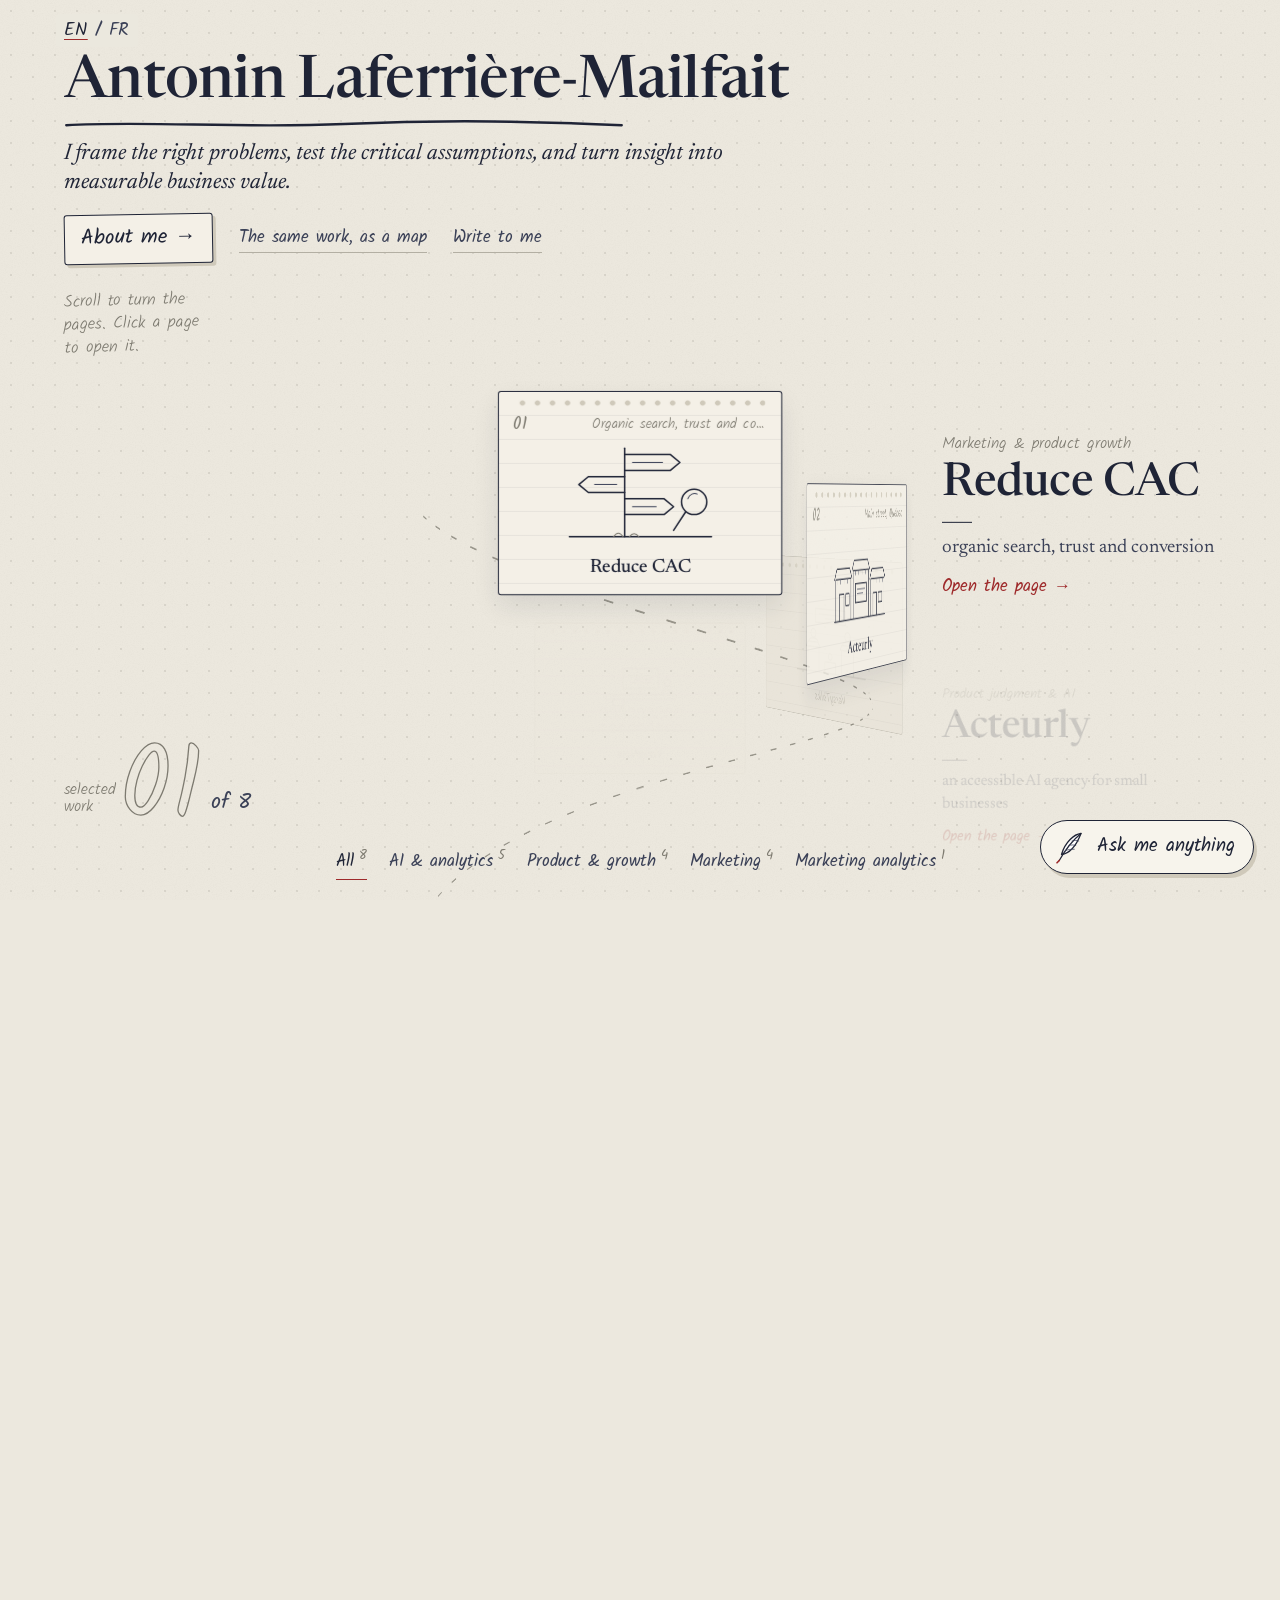
<file: index.html>
<!doctype html>
<html lang="en">
<head>
  <meta charset="utf-8">
  <meta name="viewport" content="width=device-width, initial-scale=1">
  <title>Antonin Laferrière-Mailfait</title>
  <meta name="description" content="I frame the right problems, test the critical assumptions, and turn insight into measurable business value. A field notebook of the products and ventures I've worked on: GLRlight, Acteurly, VersyTalks, VersyNow.">
  <meta property="og:title" content="Antonin Laferrière-Mailfait">
  <meta property="og:description" content="I frame the right problems, test the critical assumptions, and turn insight into measurable business value.">
  <meta property="og:type" content="website">
  <meta property="og:url" content="https://antoninlaf.github.io/">
  <meta property="og:image" content="https://antoninlaf.github.io/assets/og.png">
  <meta property="og:image:width" content="1200">
  <meta property="og:image:height" content="630">
  <meta property="og:image:alt" content="Antonin Laferrière-Mailfait: a field notebook of products and decisions">
  <meta name="twitter:card" content="summary_large_image">
  <meta name="twitter:image" content="https://antoninlaf.github.io/assets/og.png">
  <link rel="icon" href="assets/favicon.svg" type="image/svg+xml">
  <link rel="preload" href="assets/fonts/newsreader-latin-opsz-normal.woff2" as="font" type="font/woff2" crossorigin>
  <link rel="preload" href="assets/fonts/kalam-latin-300-normal.woff2" as="font" type="font/woff2" crossorigin>
  <link rel="stylesheet" href="css/fonts.css">
  <link rel="stylesheet" href="css/ink.css">
</head>
<body>
  <svg width="0" height="0" style="position:absolute" aria-hidden="true">
    <filter id="paper-grain" x="0" y="0" width="100%" height="100%">
      <feTurbulence type="fractalNoise" baseFrequency="0.9" numOctaves="2" seed="7" stitchTiles="stitch"/>
      <feColorMatrix type="saturate" values="0"/>
      <feComponentTransfer><feFuncA type="table" tableValues="0 0 0.06 0.08"/></feComponentTransfer>
    </filter>
    <filter id="ink-bleed" x="-5%" y="-5%" width="110%" height="110%">
      <feTurbulence type="fractalNoise" baseFrequency="1.4" numOctaves="1" seed="3" result="n"/>
      <feDisplacementMap in="SourceGraphic" in2="n" scale="0.9"/>
    </filter>
  </svg>

  <div class="grain" aria-hidden="true"></div>

  <header class="topbar" id="topbar">
    <a class="back" href="#/" id="back-link" hidden></a>
    <div class="topbar-right">
      <button class="lang" id="lang-toggle" type="button" aria-label="Switch language"></button>
    </div>
  </header>

  <main id="sheet-host"></main>

  <div class="quill-wrap" id="quill-wrap">
    <span class="quill-callout" id="quill-callout" hidden></span>
    <button class="quill" id="ask-tab" type="button">
      <svg class="quill-icon" viewBox="0 0 48 48" aria-hidden="true">
        <path class="vane" d="M40 6 C31 7 19 17 14 34 C23 33 33 24 40 6 Z"/>
        <path class="spine" d="M40 6 C30 14 20 26 11 42"/>
        <path class="barb" d="M24 22 C27 21 30 21 33 22 M19 29 C23 27 27 27 31 27 M28 16 C31 15 34 15 37 16"/>
        <path class="nib" d="M11 42 L8 45"/>
      </svg>
      <span class="quill-label" data-i18n="ask.tab"></span>
    </button>
  </div>
  <div class="ask-veil" id="ask-veil" hidden></div>
  <aside class="ask-panel" id="ask-panel" aria-hidden="true" role="dialog" aria-labelledby="ask-title">
    <div class="ask-head">
      <svg class="ask-head-icon" viewBox="0 0 48 48" aria-hidden="true">
        <path class="vane" d="M40 6 C31 7 19 17 14 34 C23 33 33 24 40 6 Z"/>
        <path class="spine" d="M40 6 C30 14 20 26 11 42"/>
      </svg>
      <span class="ask-title" id="ask-title" data-i18n="ask.title"></span>
      <button class="ask-close" id="ask-close" type="button" aria-label="Close">×</button>
    </div>
    <div class="ask-body" id="ask-body"></div>
  </aside>

  <script type="module" src="js/app.js"></script>
</body>
</html>
</file>
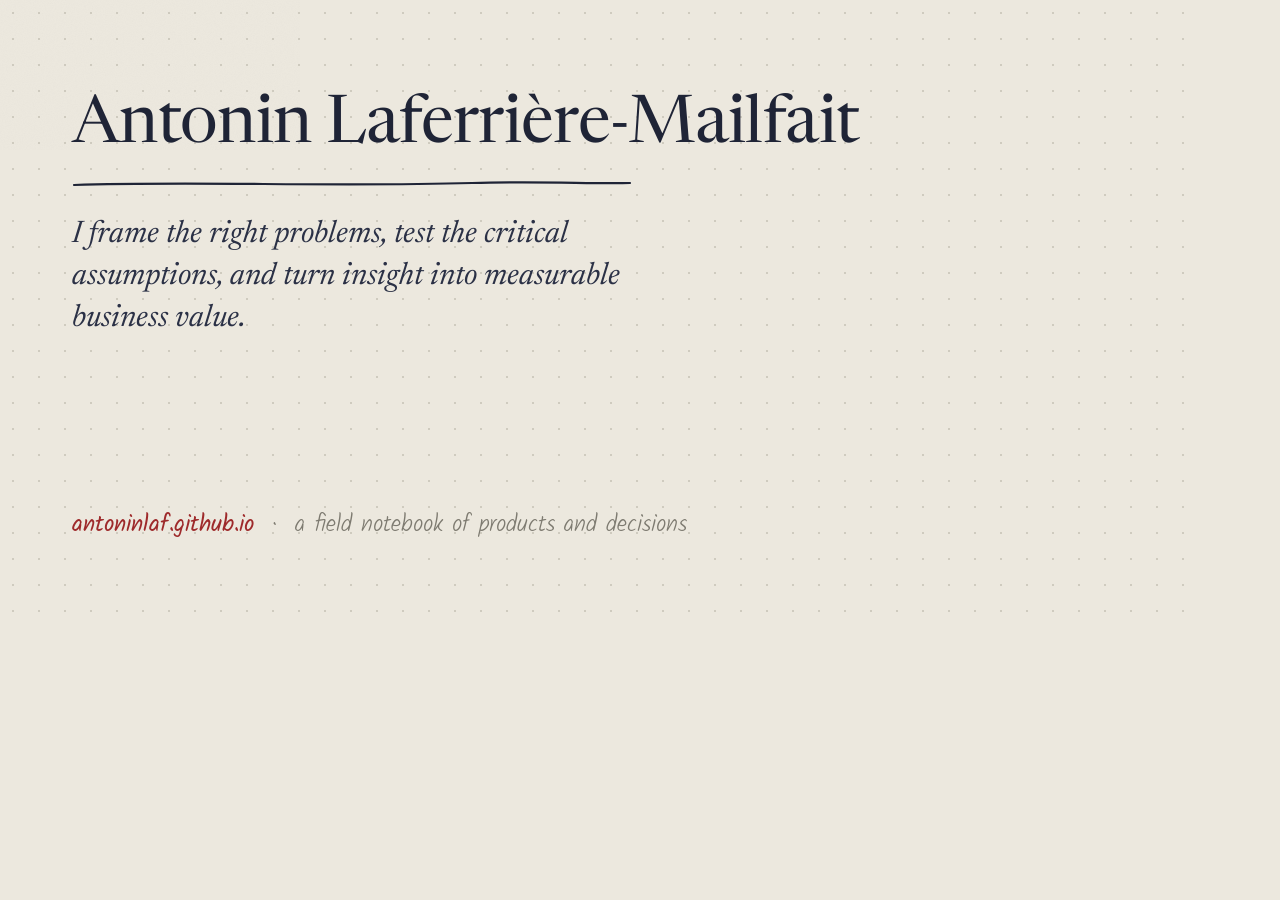
<file: tools/og-card.html>
<!doctype html>
<html lang="en">
<head>
  <meta charset="utf-8">
  <link rel="stylesheet" href="../css/fonts.css">
  <style>
    html, body { margin: 0; }
    body { width: 1200px; height: 630px; overflow: hidden; background: #ece8de; color: #1f2436; font-family: "Newsreader", Georgia, serif; position: relative; }
    .grid { position: absolute; inset: 0; background-image: radial-gradient(#b8b3a6 1px, transparent 1.2px); background-size: 26px 26px; opacity: .55; }
    .grain { position: absolute; inset: 0; opacity: .5; }
    .name { position: absolute; left: 72px; top: 92px; margin: 0; font-weight: 400; font-size: 66px; line-height: 1.05; letter-spacing: -.01em; font-variation-settings: "opsz" 72; }
    .under { position: absolute; left: 72px; top: 178px; width: 560px; height: 12px; }
    .under path { fill: none; stroke: #1f2436; stroke-width: 2.2; stroke-linecap: round; }
    .through { position: absolute; left: 72px; top: 214px; margin: 0; width: 620px; font-style: italic; font-size: 31px; line-height: 1.35; font-variation-settings: "opsz" 32; color: #2b3146; }
    .foot { position: absolute; left: 72px; bottom: 64px; font-family: "Kalam", cursive; font-weight: 300; font-size: 23px; color: #7d7a70; }
    .foot b { font-weight: 400; color: #9e2a2b; }
    .map { position: absolute; right: 48px; top: 110px; width: 470px; height: 420px; overflow: visible; }
    .map path, .map circle { fill: none; stroke: #1f2436; stroke-width: 1.7; stroke-linecap: round; stroke-linejoin: round; vector-effect: non-scaling-stroke; }
    .map .thin { stroke-width: 1; stroke: #4a5068; }
    .map .route { stroke: #7d7a70; stroke-width: 1.3; stroke-dasharray: 6 7; }
    .map text { fill: #1f2436; font-family: "Kalam", cursive; font-weight: 400; font-size: 21px; }
    .map text.small { font-size: 15px; font-weight: 300; fill: #7d7a70; }
  </style>
</head>
<body>
  <div class="grid"></div>
  <svg class="grain" aria-hidden="true"><filter id="g"><feTurbulence type="fractalNoise" baseFrequency="0.9" numOctaves="2" seed="7" stitchTiles="stitch"/><feColorMatrix type="saturate" values="0"/><feComponentTransfer><feFuncA type="table" tableValues="0 0 0.06 0.08"/></feComponentTransfer></filter><rect width="100%" height="100%" filter="url(#g)"/></svg>
  <h1 class="name">Antonin Laferrière-Mailfait</h1>
  <svg class="under" viewBox="0 0 560 12" preserveAspectRatio="none"><path d="M2 7 C120 3 260 9 400 5 C470 3 520 6 558 5"/></svg>
  <p class="through">I frame the right problems, test the critical assumptions, and turn insight into measurable business value.</p>
  <p class="foot"><b>antoninlaf.github.io</b> &nbsp;·&nbsp; a field notebook of products and decisions</p>
  <svg class="map" id="map" viewBox="0 0 470 420"></svg>
  <script type="module">
    import { projects } from "../projects/index.js";
    const S = 0.52;
    const spots = [[120, 140], [340, 110], [140, 330], [360, 310]];
    const svg = document.getElementById("map");
    let route = "";
    const parts = [];
    projects.forEach((p, i) => {
      const [x, y] = spots[i];
      route += (i ? " L" : "M") + x + " " + (y + 40);
      parts.push(`<g transform="translate(${x} ${y}) scale(${S})">${p.landmark()}</g>
        <text x="${x}" y="${y + 24}" text-anchor="middle">${p.text.en.title}</text>`);
    });
    const r = `M120 186 C220 186 240 156 340 156 C450 156 430 356 360 356 C300 356 300 376 140 376`;
    svg.innerHTML = `<path class="route" d="${r}"/>` + parts.join("");
  </script>
</body>
</html>
</file>
<file: css/fonts.css>
/* Self-hosted. Newsreader (Production Type, OFL 1.1) and Kalam (Indian Type Foundry, OFL 1.1). */
@font-face { font-family: "Newsreader"; font-style: normal; font-weight: 200 800; font-display: swap;
  src: url(../assets/fonts/newsreader-latin-opsz-normal.woff2) format("woff2-variations");
  unicode-range: U+0000-00FF,U+0131,U+0152-0153,U+02BB-02BC,U+02C6,U+02DA,U+02DC,U+0304,U+0308,U+0329,U+2000-206F,U+20AC,U+2122,U+2191,U+2193,U+2212,U+2215,U+FEFF,U+FFFD; }
@font-face { font-family: "Newsreader"; font-style: italic; font-weight: 200 800; font-display: swap;
  src: url(../assets/fonts/newsreader-latin-opsz-italic.woff2) format("woff2-variations");
  unicode-range: U+0000-00FF,U+0131,U+0152-0153,U+02BB-02BC,U+02C6,U+02DA,U+02DC,U+0304,U+0308,U+0329,U+2000-206F,U+20AC,U+2122,U+2191,U+2193,U+2212,U+2215,U+FEFF,U+FFFD; }
@font-face { font-family: "Newsreader"; font-style: normal; font-weight: 200 800; font-display: swap;
  src: url(../assets/fonts/newsreader-latin-ext-opsz-normal.woff2) format("woff2-variations");
  unicode-range: U+0100-02BA,U+02BD-02C5,U+02C7-02CC,U+02CE-02D7,U+02DD-02FF,U+0304,U+0308,U+0329,U+1D00-1DBF,U+1E00-1E9F,U+1EF2-1EFF,U+2020,U+20A0-20AB,U+20AD-20C0,U+2113,U+2C60-2C7F,U+A720-A7FF; }
@font-face { font-family: "Newsreader"; font-style: italic; font-weight: 200 800; font-display: swap;
  src: url(../assets/fonts/newsreader-latin-ext-opsz-italic.woff2) format("woff2-variations");
  unicode-range: U+0100-02BA,U+02BD-02C5,U+02C7-02CC,U+02CE-02D7,U+02DD-02FF,U+0304,U+0308,U+0329,U+1D00-1DBF,U+1E00-1E9F,U+1EF2-1EFF,U+2020,U+20A0-20AB,U+20AD-20C0,U+2113,U+2C60-2C7F,U+A720-A7FF; }
@font-face { font-family: "Kalam"; font-style: normal; font-weight: 300; font-display: swap;
  src: url(../assets/fonts/kalam-latin-300-normal.woff2) format("woff2");
  unicode-range: U+0000-00FF,U+0131,U+0152-0153,U+02BB-02BC,U+02C6,U+02DA,U+02DC,U+0304,U+0308,U+0329,U+2000-206F,U+20AC,U+2122,U+2191,U+2193,U+2212,U+2215,U+FEFF,U+FFFD; }
@font-face { font-family: "Kalam"; font-style: normal; font-weight: 400; font-display: swap;
  src: url(../assets/fonts/kalam-latin-400-normal.woff2) format("woff2");
  unicode-range: U+0000-00FF,U+0131,U+0152-0153,U+02BB-02BC,U+02C6,U+02DA,U+02DC,U+0304,U+0308,U+0329,U+2000-206F,U+20AC,U+2122,U+2191,U+2193,U+2212,U+2215,U+FEFF,U+FFFD; }
@font-face { font-family: "Kalam"; font-style: normal; font-weight: 300; font-display: swap;
  src: url(../assets/fonts/kalam-latin-ext-300-normal.woff2) format("woff2");
  unicode-range: U+0100-02BA,U+02BD-02C5,U+02C7-02CC,U+02CE-02D7,U+02DD-02FF,U+0304,U+0308,U+0329,U+1D00-1DBF,U+1E00-1E9F,U+1EF2-1EFF,U+2020,U+20A0-20AB,U+20AD-20C0,U+2113,U+2C60-2C7F,U+A720-A7FF; }
@font-face { font-family: "Kalam"; font-style: normal; font-weight: 400; font-display: swap;
  src: url(../assets/fonts/kalam-latin-ext-400-normal.woff2) format("woff2");
  unicode-range: U+0100-02BA,U+02BD-02C5,U+02C7-02CC,U+02CE-02D7,U+02DD-02FF,U+0304,U+0308,U+0329,U+1D00-1DBF,U+1E00-1E9F,U+1EF2-1EFF,U+2020,U+20A0-20AB,U+20AD-20C0,U+2113,U+2C60-2C7F,U+A720-A7FF; }
</file>
<file: css/ink.css>
/* Ink & Paper
   A consultant's field notebook. Everything is drawn or written; nothing glows. */

:root {
  --paper: #ece8de;
  --paper-deep: #e3dfd3;
  --paper-shadow: #cfc9ba;
  --ink: #1f2436;
  --ink-soft: #3b4157;
  --pencil: #7d7a70;
  --pencil-light: #b3afa3;
  --red-ink: #9e2a2b;
  --green-ink: #2e6b47;
  --amber-ink: #b0790f;

  --serif: "Newsreader", "Iowan Old Style", Georgia, serif;
  --hand: "Kalam", "Segoe Print", "Bradley Hand", cursive;

  --measure: 62ch;
  --gutter: 20px;
  --sheet-pad: clamp(24px, 5vw, 72px);
  --ease-ink: cubic-bezier(.3,.7,.2,1);
}

* { box-sizing: border-box; }
html { scroll-behavior: smooth; }
body {
  margin: 0;
  background: var(--paper);
  color: var(--ink);
  font-family: var(--serif);
  font-size: 19px;
  line-height: 1.55;
  font-variation-settings: "opsz" 18;
  min-height: 100vh;
  overflow-x: hidden;
}
body::before {
  /* faint dot grid, like a field notebook */
  content: "";
  position: fixed; inset: 0;
  background-image: radial-gradient(var(--pencil-light) 0.7px, transparent 0.8px);
  background-size: 22px 22px;
  opacity: .35;
  pointer-events: none;
  z-index: 0;
}
.grain {
  position: fixed; inset: 0;
  filter: url(#paper-grain);
  background: #fff;
  mix-blend-mode: multiply;
  pointer-events: none;
  z-index: 0;
  opacity: .55;
}

a { color: inherit; text-decoration-color: var(--pencil-light); text-underline-offset: 3px; }
a:hover { text-decoration-color: var(--ink); }
:focus-visible { outline: 2px solid var(--red-ink); outline-offset: 3px; border-radius: 2px; }
button { font: inherit; color: inherit; background: none; border: 0; cursor: pointer; padding: 0; }

/* ---------- top bar ---------- */
.topbar {
  position: fixed; top: 0; left: 0; right: 0;
  display: flex; justify-content: space-between; align-items: center;
  padding: 14px var(--sheet-pad);
  z-index: 5;
  pointer-events: none;
}
.topbar > * { pointer-events: auto; background: rgba(236,232,222,.9); padding: 2px 8px; margin: 0 -8px; border-radius: 4px; }
.back {
  font-family: var(--hand);
  font-weight: 300;
  font-size: 19px;
  color: var(--ink-soft);
  text-decoration: none;
}
.back::before { content: "↞ "; }
.back:hover { color: var(--ink); }
.lang {
  font-family: var(--hand);
  font-size: 18px;
  color: var(--ink-soft);
  letter-spacing: .02em;
}
.lang b { font-weight: 400; color: var(--ink); text-decoration: underline; text-decoration-color: var(--red-ink); text-underline-offset: 4px; }
.lang:hover { color: var(--ink); }

/* ---------- sheets (pages) ---------- */
#sheet-host { position: relative; z-index: 1; min-height: 100vh; overflow-x: clip; }  /* the page-turn shifts sheets sideways; clip keeps phones from widening the viewport (clip, not hidden, so sticky notes keep working) */
.sheet {
  position: relative;
  min-height: 100vh;
  padding: 84px var(--sheet-pad) 96px;
  transform-origin: left center;
  animation: sheet-in .55s var(--ease-ink) both;
}
.sheet.leaving {
  position: absolute; inset: 0 0 auto 0;
  animation: sheet-out .45s var(--ease-ink) both;
  pointer-events: none;
}
@keyframes sheet-in  { from { opacity: 0; transform: translateX(28px) rotate(.25deg); } to { opacity: 1; transform: none; } }
@keyframes sheet-out { from { opacity: 1; transform: none; } to { opacity: 0; transform: translateX(-40px) rotate(-.4deg); } }

/* ---------- home ---------- */
.home { display: grid; grid-template-rows: auto 1fr; gap: 0; padding-bottom: 120px; }  /* room under the map for the quill */
.hero { max-width: 1160px; margin: 0 auto; width: 100%; }
.name {
  font-weight: 500;
  font-size: clamp(34px, 5vw, 66px);
  line-height: 1.02;
  letter-spacing: -.012em;
  margin: 0;
  font-variation-settings: "opsz" 72;
  position: relative;
  display: inline-block;
  clip-path: inset(0 0 0 0);
}
.name-underline { display: block; width: min(100%, 520px); height: 10px; margin-top: 4px; overflow: visible; }
.name-underline path { fill: none; stroke: var(--ink); stroke-width: 1.6; stroke-linecap: round; }
.throughline {
  font-style: italic;
  font-weight: 400;
  font-size: clamp(20px, 2.1vw, 28px);
  line-height: 1.3;
  max-width: 30ch;
  margin: 14px 0 0;
  color: var(--ink-soft);
  font-variation-settings: "opsz" 28;
}
.hero-note {
  font-family: var(--hand);
  font-weight: 300;
  font-size: 18px;
  color: var(--pencil);
  margin: 18px 0 0;
}

/* entrance sequence */
.home.intro .name { animation: write-in 1.5s var(--ease-ink) .2s both; }
.home.intro .name-underline path { stroke-dasharray: 1; stroke-dashoffset: 1; animation: draw .7s var(--ease-ink) 1.6s forwards; }
.home.intro .throughline { animation: write-in 1.6s var(--ease-ink) 2.1s both; }
.home.intro .hero-note { opacity: 0; animation: fade .6s ease 3.9s forwards; }
@keyframes write-in { from { clip-path: inset(0 100% 0 0); } to { clip-path: inset(0 0 0 0); } }
@keyframes draw { to { stroke-dashoffset: 0; } }
@keyframes fade { to { opacity: 1; } }

/* ---------- the map ---------- */
.map-wrap { max-width: 1160px; margin: 0 auto; width: 100%; position: relative; }
.map { width: 100%; height: auto; display: block; overflow: visible; }
.map path, .map circle, .map line {
  fill: none;
  stroke: var(--ink);
  stroke-width: 1.7;
  stroke-linecap: round;
  stroke-linejoin: round;
  vector-effect: non-scaling-stroke;
}
.map .thin { stroke-width: 1; stroke: var(--ink-soft); }
.map .route { stroke: var(--pencil); stroke-width: 1.3; stroke-dasharray: 6 7; }
.map .pencil { stroke: var(--pencil); stroke-width: 1.1; }
.map .fill-red { fill: var(--red-ink); stroke: none; }
.map text { fill: var(--ink); font-family: var(--hand); font-weight: 400; font-size: 21px; }
.map text.small { font-size: 16px; font-weight: 300; fill: var(--pencil); }
.map text.compass { font-size: 15px; fill: var(--pencil); }

.place { cursor: pointer; }
.place .lm path { transition: stroke .25s; }
.place .label { transition: fill .25s; }
.place .note { opacity: 0; transition: opacity .3s ease; }
.place .note text { fill: var(--pencil); font-weight: 300; font-size: 17px; }
.place .note path { stroke: var(--pencil); stroke-width: 1; stroke-dasharray: none; }
.place:hover .note, .place:focus-visible .note, .place:focus .note { opacity: 1; }
.place:hover .label, .place:focus .label { fill: var(--red-ink); }
.place .hit { fill: transparent; stroke: none; }
.place:focus { outline: none; }
.place:focus-visible .hit { stroke: var(--red-ink); stroke-dasharray: 3 4; }

/* inking-in sequence: every stroke draws itself once */
.home.intro .map .inks { stroke-dasharray: 1; stroke-dashoffset: 1; animation: draw 1.1s var(--ease-ink) var(--d, 0s) both; }
.home.intro .map text { opacity: 0; animation: fade .5s ease var(--td, 0s) both; }
.home.intro .map .route.inks { animation-duration: 2.6s; }
.home.intro .map .note path { stroke-dasharray: none; animation: none; }
.home.intro .map .note text { animation: none; opacity: 1; }

/* ---------- inner pages (notebook page with margin) ---------- */
.page {
  max-width: 1100px;
  margin: 0 auto;
  display: grid;
  grid-template-columns: 200px minmax(0, var(--measure));
  column-gap: 48px;
  row-gap: 0;
}
.page > .margin { grid-column: 1; }
.page > .body { grid-column: 2; }
.page h1 {
  font-weight: 500;
  font-size: clamp(34px, 4vw, 52px);
  line-height: 1.05;
  letter-spacing: -.01em;
  margin: 0 0 6px;
  font-variation-settings: "opsz" 72;
}
.page h2 {
  font-weight: 500;
  font-size: 27px;
  line-height: 1.2;
  margin: 44px 0 10px;
  font-variation-settings: "opsz" 36;
}
.page p { margin: 0 0 1em; }
.place-line {
  font-family: var(--hand);
  font-weight: 300;
  font-size: 19px;
  color: var(--pencil);
  margin: 0 0 28px;
}
.lede { font-size: 22px; line-height: 1.45; font-variation-settings: "opsz" 24; }

.margin-note {
  font-family: var(--hand);
  font-weight: 300;
  font-size: 17px;
  line-height: 1.35;
  color: var(--pencil);
  margin: 0 0 22px;
  transform: rotate(-1.2deg);
}
.margin-note.red { color: var(--red-ink); font-weight: 400; }
.margin-note.sticky { position: sticky; top: 90px; }

.stamp {
  display: inline-block;
  font-family: var(--hand);
  font-weight: 400;
  font-size: 15px;
  letter-spacing: .06em;
  color: var(--red-ink);
  border: 1.5px solid var(--red-ink);
  border-radius: 3px;
  padding: 2px 9px;
  transform: rotate(-3deg);
  opacity: .85;
}

.actions { display: flex; flex-wrap: wrap; gap: 14px 26px; margin: 28px 0 0; }
.btn {
  font-family: var(--hand);
  font-size: 19px;
  color: var(--ink);
  text-decoration: none;
  border-bottom: 1.5px solid var(--ink);
  padding-bottom: 1px;
}
.btn:hover { color: var(--red-ink); border-color: var(--red-ink); }
.btn.quiet { color: var(--pencil); border-color: var(--pencil-light); }

.toc { list-style: none; padding: 0; margin: 10px 0 0; }
.toc li { padding: 10px 0; border-bottom: 1px dashed var(--pencil-light); display: flex; justify-content: space-between; gap: 20px; align-items: baseline; }
.toc .where { font-family: var(--hand); font-weight: 300; color: var(--pencil); font-size: 17px; white-space: nowrap; }

/* ---------- the quill: ask me anything ---------- */
.quill-wrap { position: fixed; right: 26px; bottom: 26px; z-index: 6; display: flex; flex-direction: column; align-items: flex-end; gap: 12px; }
.quill {
  display: flex; align-items: center; gap: 10px;
  background: #f7f4ec; border: 1.5px solid var(--ink); border-radius: 999px;
  padding: 8px 18px 8px 10px;
  box-shadow: 3px 4px 0 var(--paper-shadow);
  transition: transform .25s var(--ease-ink), box-shadow .25s;
}
.quill:hover, .quill:focus-visible { transform: translate(-1px, -2px); box-shadow: 5px 7px 0 var(--paper-shadow); }
.quill-icon { width: 36px; height: 36px; overflow: visible; }
.quill-icon path, .ask-head-icon path { fill: none; stroke: var(--ink); stroke-width: 1.7; stroke-linecap: round; stroke-linejoin: round; }
.quill-icon .vane, .ask-head-icon .vane { fill: #fff; }
.quill-icon .barb { stroke-width: 1; stroke: var(--ink-soft); }
.quill-icon .nib { stroke: var(--red-ink); stroke-width: 2.2; }
.quill:hover .quill-icon { animation: quill-dip .7s var(--ease-ink); }
@keyframes quill-dip { 30% { transform: rotate(-14deg) translate(-3px, 3px); } 60% { transform: rotate(4deg); } }
.quill-label { font-family: var(--hand); font-size: 19px; color: var(--ink); white-space: nowrap; }
.quill-callout {
  font-family: var(--hand); font-weight: 300; font-size: 17px; color: var(--ink-soft);
  background: #f6efc9; padding: 8px 12px; box-shadow: 2px 3px 0 rgba(31,36,54,.12);
  transform: rotate(-2deg); max-width: 220px; line-height: 1.3;
  animation: fade .5s ease both;
}
.quill-callout[hidden] { display: none; }

.ask-veil { position: fixed; inset: 0; background: rgba(31,36,54,.18); z-index: 6; }
.ask-veil[hidden] { display: none; }
.ask-panel {
  position: fixed; top: 0; right: 0; bottom: 0;
  width: min(520px, 100vw);
  background: #f3efe6;
  background-image: repeating-linear-gradient(transparent 0 31px, rgba(31,36,54,.07) 31px 32px);
  border-left: 1.5px solid var(--ink);
  box-shadow: -10px 0 30px rgba(31,36,54,.14);
  transform: translateX(104%);
  visibility: hidden;   /* off-canvas and hidden, so a phone never scrolls sideways to find it */
  transition: transform .4s var(--ease-ink), visibility 0s .4s;
  z-index: 7;
  padding: 22px 28px 20px;
  display: flex; flex-direction: column; gap: 14px;
  overflow: hidden;
}
.ask-panel.open { transform: none; visibility: visible; transition-delay: 0s; }
.ask-head { display: flex; align-items: center; gap: 10px; padding-bottom: 10px; border-bottom: 1.5px solid var(--ink); }
.ask-head-icon { width: 30px; height: 30px; flex: none; }
.ask-title { font-family: var(--hand); font-size: 24px; flex: 1; }
.ask-close { font-size: 34px; line-height: 1; color: var(--pencil); width: 40px; height: 40px; border-radius: 50%; }
.ask-close:hover { color: var(--ink); background: rgba(31,36,54,.06); }
.ask-body { display: flex; flex-direction: column; gap: 12px; flex: 1; min-height: 0; }
.ask-intro { margin: 0; font-family: var(--hand); font-weight: 300; font-size: 17px; color: var(--pencil); line-height: 1.35; transform: none; }
.ask-log { flex: 1; min-height: 0; overflow-y: auto; padding: 2px 6px 2px 0; scroll-behavior: smooth; }
.ask-q { font-family: var(--hand); font-weight: 400; font-size: 19px; color: var(--ink-soft); margin: 18px 0 8px; padding-left: 2px; }
.ask-q::before { content: "— "; color: var(--pencil); }
.ask-a {
  margin: 0 0 8px; font-size: 19px; line-height: 1.55; white-space: pre-line;
  background: #fbf9f4; border: 1px solid var(--paper-shadow); border-left: 3px solid var(--ink);
  padding: 12px 16px; box-shadow: 2px 3px 0 var(--paper-shadow);
  font-variation-settings: "opsz" 18;
}
.ask-a.thinking { color: var(--pencil); font-family: var(--hand); font-size: 17px; display: flex; align-items: center; gap: 10px; }
.ask-a.thinking .writing { width: 26px; height: 26px; flex: none; animation: writing .9s ease-in-out infinite; transform-origin: 20% 90%; }
.ask-a.thinking .writing path { fill: none; stroke: var(--ink); stroke-width: 1.8; stroke-linecap: round; }
.ask-a.thinking .writing .vane { fill: #fff; }
@keyframes writing { 0%, 100% { transform: rotate(-6deg) translateX(0); } 50% { transform: rotate(4deg) translateX(6px); } }
.ask-a.ask-err { border-left-color: var(--red-ink); font-size: 16.5px; }
.ask-starters { display: flex; flex-direction: column; gap: 8px; }
.ask-starters[hidden] { display: none; }
.ask-starter {
  text-align: left; font-family: var(--hand); font-size: 18px; color: var(--ink);
  padding: 8px 12px 8px 34px; position: relative;
  background: #fbf9f4; border: 1px solid var(--paper-shadow); border-radius: 3px; box-shadow: 2px 2px 0 var(--paper-shadow);
  transition: transform .2s var(--ease-ink);
}
.ask-starter::before { content: "?"; position: absolute; left: 12px; top: 6px; color: var(--red-ink); font-size: 19px; }
.ask-starter:hover { transform: translate(-1px, -1px); box-shadow: 3px 3px 0 var(--paper-shadow); border-color: var(--ink); }
.ask-form { display: flex; gap: 12px; align-items: stretch; }
.ask-input {
  flex: 1; font: inherit; font-family: var(--serif); font-size: 18px;
  padding: 12px 14px; background: #fbf9f4; border: 1.5px solid var(--ink); border-radius: 3px; color: var(--ink);
}
.ask-input::placeholder { font-family: var(--hand); color: var(--pencil-light); }
.ask-input:focus { outline: 2px solid var(--red-ink); outline-offset: 2px; }
.ask-send {
  font-family: var(--hand); font-size: 19px; color: #fff; background: var(--ink); border-radius: 3px; padding: 0 18px;
  box-shadow: 2px 3px 0 var(--paper-shadow); white-space: nowrap;
}
.ask-send:hover { background: var(--red-ink); }
.ask-send:disabled { opacity: .5; }
.ask-foot { font-family: var(--hand); font-weight: 300; font-size: 14px; color: var(--pencil); margin: 0; line-height: 1.35; }
.ask-foot a { color: var(--ink-soft); word-break: break-all; }

.questions li { cursor: pointer; border-radius: 3px; transition: color .2s; }
.questions li:hover { color: var(--red-ink); }
.questions li::after { content: " ↗"; color: var(--pencil-light); font-size: 14px; }
.questions-hint { font-family: var(--hand); font-weight: 300; font-size: 15.5px; color: var(--pencil); margin: -6px 0 8px; }

/* ---------- responsive ---------- */
@media (max-width: 860px) {
  body { font-size: 17.5px; }
  .page { grid-template-columns: 1fr; }
  .page > .margin, .page > .body { grid-column: 1; }
  .margin-note.sticky { position: static; }
  .margin-note { transform: none; }
  .place .note { display: none; }
  .map-wrap.stacked { max-width: 420px; }
  /* the career route stays legible by scrolling sideways instead of shrinking */
  .career { overflow-x: auto; -webkit-overflow-scrolling: touch; }
  .career svg { min-width: 820px; }
  .career figcaption { position: sticky; left: 0; }
  .map-wrap.stacked .map text { font-size: 22px; }
  .map-wrap.stacked .map text.small { font-size: 18px; }
}
@media (max-width: 520px) {
  .sheet { padding-top: 72px; }
  .quill-wrap { right: 14px; bottom: 14px; }
  .quill-label { display: none; }
  .quill { padding: 10px; }
  .quill-callout { display: none; }
  .ask-panel { padding: 16px 18px 16px; }
  .ask-a, .ask-input { font-size: 17px; }
}

/* Reduced motion: the ink still draws, the words still write and fade in, the spiral still turns.
   Only what slides across the page or sways is calmed: page turns become a fade, notes land without dropping. */
@keyframes sheet-in-still  { from { opacity: 0; } to { opacity: 1; } }
@keyframes sheet-out-still { from { opacity: 1; } to { opacity: 0; } }
@keyframes note-land-still { from { opacity: 0; transform: rotate(var(--r)); } to { opacity: 1; transform: rotate(var(--r)); } }
@media (prefers-reduced-motion: reduce) {
  .sheet { animation-name: sheet-in-still; }
  .sheet.leaving { animation-name: sheet-out-still; }
  .board-col .note { animation-name: note-land-still; }
}

/* ---------- stories ---------- */
.page.story { row-gap: 0; }
.page.story .margin + .body h2:first-child { margin-top: 44px; }
.page.story .margin:not(:first-child) .margin-note:not(.sticky) { margin-top: 52px; }
.page.story .margin .margin-note.red { margin-top: 16px; }
.chapter { font-family: var(--hand); font-weight: 300; font-size: 16px; color: var(--pencil); margin: 0 0 6px; }
.place-line .years { font-family: var(--hand); color: var(--pencil-light); margin-left: 12px; }
.page > .wide { grid-column: 1 / -1; margin: 36px 0 8px; }

.ink-fig { margin: 0; }
.ink-fig svg { width: 100%; height: auto; display: block; overflow: visible; }
.ink-fig path, .ink-fig circle, .ink-fig line {
  fill: none; stroke: var(--ink); stroke-width: 1.7; stroke-linecap: round; stroke-linejoin: round; vector-effect: non-scaling-stroke;
}
.ink-fig .thin { stroke-width: 1; stroke: var(--ink-soft); }
.ink-fig .pencil { stroke: var(--pencil); stroke-width: 1.1; }
.ink-fig .route { stroke: var(--pencil); stroke-width: 1.4; stroke-dasharray: 6 7; }
.ink-fig text { fill: var(--ink); font-family: var(--hand); font-weight: 400; font-size: 20px; }
.ink-fig text.small { font-size: 16px; font-weight: 300; fill: var(--pencil); }
.ink-fig figcaption { font-family: var(--hand); font-weight: 300; font-size: 16px; color: var(--pencil); margin-top: 6px; text-align: right; }

/* draws itself when scrolled into view */
.ink-on-view .inks { stroke-dasharray: 1; stroke-dashoffset: 1; }
.ink-on-view text { opacity: 0; }
.ink-on-view.inked .inks { animation: draw 1.4s var(--ease-ink) both; }
.ink-on-view.inked .pencil.inks { animation-delay: 1.2s; }
.ink-on-view.inked text { animation: fade .6s ease 1s forwards; }

.career .stop.quiet { opacity: .8; }
.career a.stop { cursor: pointer; }
.career a.stop .hit { fill: transparent; stroke: none; }
.career a.stop:hover text, .career a.stop:focus text { fill: var(--red-ink); }
.career a.stop:hover circle { stroke: var(--red-ink); }
.career circle { fill: var(--paper); }
.career a.stop circle { fill: var(--ink); }
.career a.stop:hover circle { fill: var(--red-ink); }

.tallies { display: flex; flex-wrap: wrap; gap: 18px 36px; margin: 8px 0 22px; }
.tally { position: relative; padding: 12px 22px 10px; min-width: 150px; }
.tally .ring { position: absolute; left: 0; top: 0; width: calc(100% - 10px); height: 62px; }
.tally .ring path { fill: none; stroke: var(--pencil); stroke-width: 1.2; vector-effect: non-scaling-stroke; }
.tally.inked .ring .inks { animation-delay: calc(var(--i) * .25s); animation-duration: .9s; }
.tally-num { display: block; font-family: var(--hand); font-weight: 400; font-size: 38px; line-height: 1; color: var(--ink); }
.tally-label { display: block; font-family: var(--hand); font-weight: 300; font-size: 16px; color: var(--pencil); margin-top: 6px; max-width: 22ch; }

.judgment {
  margin: 10px 0 0;
  padding: 6px 0 6px 22px;
  border-left: 2px solid var(--red-ink);
  font-style: italic;
  font-size: 24px;
  line-height: 1.4;
  font-variation-settings: "opsz" 28;
}
.h-quiet { font-size: 21px; color: var(--ink-soft); }
/* his own words: a quieter page, the heading in pencil */
.words h2 { margin-bottom: 4px; }
.words h3 { font-family: var(--hand); font-weight: 400; font-size: 20px; color: var(--pencil); margin: 34px 0 6px; }
.words h3::before { content: "— "; color: var(--red-ink); }
.words-note:first-of-type h3 { margin-top: 18px; }
.words p { font-size: 19.5px; line-height: 1.55; }
.body.words > p:first-of-type { margin-top: 8px; }
.questions { list-style: none; padding: 0; margin: 0; font-family: var(--hand); font-weight: 300; font-size: 18px; color: var(--ink-soft); }
.questions li { padding: 6px 0 6px 24px; position: relative; }
.questions li::before { content: "?"; position: absolute; left: 2px; color: var(--red-ink); font-weight: 400; }
.turn { display: flex; flex-wrap: wrap; gap: 14px 28px; margin: 48px 0 0; padding-top: 18px; border-top: 1px dashed var(--pencil-light); }

.toc li { padding: 12px 0; }
.toc a { text-decoration: none; display: flex; flex-direction: column; gap: 2px; }
.toc a:hover .toc-title { color: var(--red-ink); }
.toc-title { font-size: 20px; }
.toc-where { font-family: var(--hand); font-weight: 300; font-size: 16px; color: var(--pencil); }
.toc-page { font-family: var(--hand); font-weight: 300; font-size: 16px; color: var(--pencil-light); white-space: nowrap; }

@media (max-width: 860px) {
  .page > .wide { margin: 24px 0 4px; }
  .ink-fig text { font-size: 24px; }
  .ink-fig text.small { font-size: 19px; }
  .judgment { font-size: 21px; }
}

/* ---------- project worlds ---------- */
.ink-fig .fill-red { fill: var(--red-ink); stroke: none; }
.ink-fig .fill-green { fill: var(--green-ink); stroke: none; }
.ink-fig .fill-amber { fill: var(--amber-ink); stroke: none; }
.ink-on-view.inked [class*="fill-"].inks { animation: none; stroke-dasharray: none; }
.ink-fig.street { margin-top: 24px; }

.ruled { width: 100%; border-collapse: collapse; margin: 14px 0 22px; font-size: 17px; line-height: 1.4; }
.ruled th { font-family: var(--hand); font-weight: 400; font-size: 17px; color: var(--pencil); text-align: left; padding: 4px 10px 8px 0; border-bottom: 1.5px solid var(--ink); }
.ruled td { padding: 9px 10px 9px 0; border-bottom: 1px dashed var(--pencil-light); vertical-align: top; }
.ruled td:first-child { font-weight: 500; white-space: nowrap; }

.gaps { margin: 8px 0 0; }
.gaps dt { font-weight: 500; font-size: 21px; margin-top: 18px; font-variation-settings: "opsz" 24; }
.gaps dd { margin: 4px 0 0; }
/* the lines he'd use in a room: the line in ink, the reason in pencil */
.gaps.room dt { font-style: italic; font-weight: 400; font-size: 22px; padding-left: 20px; border-left: 2px solid var(--red-ink); }
.gaps.room dd { padding-left: 22px; color: var(--ink-soft); font-size: 18px; }
.defects dt { counter-increment: defect; }
.defects dt::before { content: "✗ "; color: var(--red-ink); font-family: var(--hand); font-weight: 400; }

.filings { display: grid; grid-template-columns: repeat(3, 1fr); gap: 28px; margin: 10px 0 24px; align-items: start; }
.filing {
  background: #f5f2ea;
  border: 1px solid var(--paper-shadow);
  box-shadow: 2px 3px 0 var(--paper-shadow);
  padding: 0 0 16px;
  transform: rotate(calc(-1deg + var(--i) * 1deg)) translateY(18px);
  opacity: 0;
  transition: transform .7s var(--ease-ink), opacity .6s ease;
  transition-delay: calc(var(--i) * .18s);
}
.filing.inked { opacity: 1; transform: rotate(calc(-1deg + var(--i) * 1deg)); }
.filing header { display: grid; grid-template-columns: 1fr auto; grid-template-rows: auto auto; padding: 14px 18px 12px; color: #fff; }
.filing.green header { background: var(--green-ink); }
.filing.red header { background: var(--red-ink); }
.filing.ink header { background: var(--ink); }
.filing-name { font-family: var(--hand); font-size: 15px; letter-spacing: .04em; opacity: .85; grid-column: 1 / -1; }
.filing-verdict { font-size: 40px; font-weight: 500; line-height: 1; font-variation-settings: "opsz" 48; }
.filing-score { font-family: var(--hand); font-size: 26px; align-self: end; opacity: .9; }
.filing-score::before { content: "score "; font-size: 13px; opacity: .8; }
.filing-line { padding: 14px 18px 0; margin: 0; font-size: 17px; line-height: 1.45; }
.filing-aside { padding: 10px 18px 0; margin: 0; font-family: var(--hand); font-weight: 300; font-size: 15.5px; color: var(--pencil); line-height: 1.35; }

.limits { list-style: none; padding: 0; margin: 0; }
.limits li { position: relative; padding: 0 0 12px 26px; }
.limits li::before { content: "✗"; position: absolute; left: 0; color: var(--red-ink); font-family: var(--hand); }

.window { border: 1.5px solid var(--ink); background: #fff; box-shadow: 4px 5px 0 var(--paper-shadow); margin-top: 10px; }
.window-bar { display: flex; align-items: center; gap: 7px; padding: 8px 12px; border-bottom: 1.5px solid var(--ink); background: var(--paper-deep); }
.window-bar span { width: 10px; height: 10px; border: 1.3px solid var(--ink); border-radius: 50%; }
.window-bar em { font-family: var(--hand); font-style: normal; font-size: 15px; color: var(--pencil); margin-left: 10px; }
.window iframe { display: block; width: 100%; height: 760px; border: 0; }

@media (max-width: 860px) {
  .filings { grid-template-columns: 1fr; }
  .ruled td:first-child { white-space: normal; }
  .window iframe { height: 560px; }
}

/* ---------- Acteurly: Monday morning ---------- */
.monday { display: grid; grid-template-columns: 300px 1fr; gap: 28px; margin: 12px 0 10px; align-items: start; }
.monday-controls { display: flex; flex-direction: column; gap: 22px; position: sticky; top: 90px; }
.monday-label { display: block; font-family: var(--hand); font-weight: 300; font-size: 17px; color: var(--pencil); margin-bottom: 8px; }
.monday-label b { font-weight: 400; color: var(--ink); }
.monday-biz { display: flex; flex-direction: column; gap: 8px; }
.chip {
  text-align: left; font-family: var(--hand); font-size: 18px; color: var(--ink);
  padding: 8px 12px; border: 1.3px solid var(--pencil-light); border-radius: 3px; background: transparent;
  display: flex; justify-content: space-between; align-items: baseline; gap: 10px;
}
.chip small { font-size: 14px; font-weight: 300; color: var(--pencil); }
.chip:hover { border-color: var(--ink); }
.chip.on { border-color: var(--ink); background: #f5f2ea; box-shadow: 2px 2px 0 var(--paper-shadow); }
.monday-hours input { width: 100%; accent-color: var(--red-ink); }
.btn.run { align-self: flex-start; border-bottom-width: 2px; }

.monday-email { background: #f7f5ef; border: 1px solid var(--paper-shadow); box-shadow: 3px 4px 0 var(--paper-shadow); min-height: 520px; }
.monday-head { padding: 14px 22px; border-bottom: 1px dashed var(--pencil-light); display: flex; flex-direction: column; gap: 2px; }
.monday-from { font-family: var(--hand); font-size: 15px; color: var(--pencil); }
.monday-subject { font-weight: 500; font-size: 20px; }
.monday-body { padding: 16px 22px 22px; font-size: 17px; line-height: 1.45; }
.monday-body > * { opacity: 0; transform: translateY(6px); transition: opacity .35s ease, transform .35s var(--ease-ink); }
.monday-body > .in { opacity: 1; transform: none; }
.m-step { font-family: var(--hand); font-weight: 300; font-size: 16px; color: var(--pencil); margin: 14px 0 6px; }
.m-step:first-child { margin-top: 0; }
.m-dot { display: inline-block; width: 8px; height: 8px; border-radius: 50%; background: var(--green-ink); margin-right: 8px; animation: pulse 1.2s ease-in-out infinite; }
@keyframes pulse { 50% { opacity: .3; } }
.m-signal { margin: 0 0 4px 14px; padding-left: 12px; border-left: 1.5px solid var(--amber-ink); }
.m-books { display: flex; flex-wrap: wrap; gap: 6px 8px; margin: 0 0 4px 14px; }
.m-books span { font-family: var(--hand); font-size: 15px; padding: 2px 9px; border: 1px solid var(--pencil-light); border-radius: 12px; color: var(--ink-soft); }
.m-action { margin: 10px 0 0 14px; }
.m-action-head { font-size: 18px; }
.m-action-head b { font-family: var(--hand); color: var(--red-ink); margin-right: 4px; }
.m-action-head em { font-style: normal; font-family: var(--hand); font-size: 15px; color: var(--pencil); margin-left: 8px; white-space: nowrap; }
.m-why { margin: 2px 0 0 22px; font-size: 16px; color: var(--ink-soft); }
.m-why span { font-family: var(--hand); color: var(--pencil); }
.m-total { font-family: var(--hand); color: var(--pencil); margin: 14px 0 0 14px; }
.m-skipped, .m-none { font-family: var(--hand); font-weight: 300; font-size: 15.5px; color: var(--pencil); margin: 8px 0 0 14px; }

.rings dt .ring-n { display: inline-block; width: 26px; height: 26px; border: 1.3px solid var(--ink); border-radius: 50%; text-align: center; line-height: 24px; font-family: var(--hand); font-size: 15px; margin-right: 10px; }
.rules { margin-top: 26px; padding-top: 14px; border-top: 1px dashed var(--pencil-light); }

@media (max-width: 860px) {
  .monday { grid-template-columns: 1fr; }
  .monday-controls { position: static; }
}

/* ---------- VersyTalks: the board ---------- */
.board { display: grid; grid-template-columns: 1fr 1fr; gap: 24px; position: relative; min-height: 420px; margin: 10px 0 16px; }
.board-col { border: 1.3px solid var(--ink); padding: 14px 16px 18px; min-height: 380px; background: rgba(255,255,255,.25); }
.board-col h3 { margin: 0 0 12px; font-family: var(--hand); font-weight: 400; font-size: 20px; }
.board-col.kept h3 { color: var(--green-ink); }
.board-col.cut h3 { color: var(--red-ink); }
.board-pile { position: absolute; left: 50%; top: 60px; width: 0; }
.note {
  width: 230px; background: #f6efc9; box-shadow: 2px 3px 0 rgba(31,36,54,.12);
  padding: 10px 12px; margin: 0 0 8px; transform: rotate(var(--r));
  transition: transform .5s var(--ease-ink), opacity .4s ease;
  font-size: 15px; line-height: 1.35;
}
.board-pile .note { position: absolute; left: -115px; top: calc(var(--i) * 6px); opacity: 0; }
.board-col .note { position: static; width: auto; opacity: 1; transform: rotate(var(--r)); animation: note-land .5s var(--ease-ink); }
.note b { display: block; font-family: var(--hand); font-weight: 400; font-size: 17px; margin-bottom: 2px; }
.note span { color: var(--ink-soft); }
.note.c { background: #f3e3e0; }
@keyframes note-land { from { transform: translateY(-14px) rotate(var(--r)); opacity: 0; } to { transform: rotate(var(--r)); opacity: 1; } }
.ledger td:first-child { white-space: normal; }
.ledger tr.kept td:first-child::before { content: "✓ "; color: var(--green-ink); font-family: var(--hand); }
.ledger tr.cut td:first-child::before { content: "✗ "; color: var(--red-ink); font-family: var(--hand); }

/* ---------- VersyNow: the agent run ---------- */
.agentrun { margin: 10px 0 16px; }
.agentrun-controls { display: flex; flex-wrap: wrap; align-items: center; gap: 18px 28px; margin-bottom: 18px; }
.agentrun-event { margin: 0; font-family: var(--hand); font-size: 18px; }
.agentrun-hostile { font-family: var(--hand); font-weight: 300; font-size: 16px; color: var(--ink-soft); display: flex; align-items: center; gap: 8px; }
.agentrun-hostile input { accent-color: var(--red-ink); width: 16px; height: 16px; }
.agentrun-cols { display: grid; grid-template-columns: 1fr 1.25fr; gap: 24px; align-items: start; }
.agentrun-label { font-family: var(--hand); font-weight: 300; font-size: 16px; color: var(--pencil); margin: 0 0 8px; }
.agentrun-trace ol { list-style: none; padding: 0; margin: 0; border-left: 1.5px solid var(--ink); }
.agentrun-trace li { position: relative; padding: 0 0 14px 18px; opacity: 0; transform: translateX(-6px); transition: opacity .35s ease, transform .35s var(--ease-ink); }
.agentrun-trace li.in { opacity: 1; transform: none; }
.agentrun-trace li::before { content: ""; position: absolute; left: -5px; top: 7px; width: 8px; height: 8px; border-radius: 50%; background: var(--ink); }
.agentrun-trace code { display: block; font-family: var(--hand); font-size: 16px; color: var(--ink); }
.agentrun-trace span { display: block; font-size: 15px; color: var(--ink-soft); line-height: 1.4; }
.agentrun-trace em.hostile { display: block; margin-top: 6px; font-style: normal; font-family: var(--hand); font-weight: 300; font-size: 14.5px; color: var(--red-ink); border-left: 2px solid var(--red-ink); padding-left: 8px; line-height: 1.35; }
.agentrun-brief > div > * { opacity: 0; transform: translateY(6px); transition: opacity .35s ease, transform .35s var(--ease-ink); }
.agentrun-brief > div > .in { opacity: 1; transform: none; }
.agentrun-brief > div { background: #f7f5ef; border: 1px solid var(--paper-shadow); box-shadow: 3px 4px 0 var(--paper-shadow); padding: 18px 20px 16px; min-height: 420px; }
.b-summary { font-size: 17px; line-height: 1.45; margin: 0 0 14px; padding-bottom: 12px; border-bottom: 1px dashed var(--pencil-light); }
.b-find { margin: 0 0 12px; padding-left: 12px; border-left: 2px solid var(--pencil-light); }
.b-find.concern { border-color: var(--amber-ink); }
.b-find.positive { border-color: var(--green-ink); }
.b-find p { margin: 0 0 6px; font-size: 16px; }
.b-find small { font-family: var(--hand); color: var(--pencil); font-size: 14px; white-space: nowrap; }
.chips { display: flex; flex-wrap: wrap; gap: 6px; }
.chip-ev { font-family: var(--hand); font-size: 13.5px; color: var(--ink-soft); border: 1px solid var(--pencil-light); border-radius: 3px; padding: 1px 7px; background: #fff; }
.b-rec { margin: 12px 0 0; }
.b-rec p { margin: 0; font-size: 16px; }
.b-rec p::before { content: "→ "; color: var(--red-ink); }
.b-rec small { font-family: var(--hand); color: var(--pencil); font-size: 14px; }
.b-limits { margin: 14px 0 0; font-family: var(--hand); font-weight: 300; font-size: 15px; color: var(--pencil); }
.agentrun-gate { margin-top: 18px; }
.agentrun-gate > * { opacity: 0; transition: opacity .35s ease; }
.agentrun-gate > .in { opacity: 1; }
.g-row { margin: 0 0 6px; font-size: 16px; }
.g-row b { font-family: var(--hand); font-weight: 400; margin-right: 6px; }
.g-what { font-family: var(--hand); padding: 0 7px; border-radius: 3px; margin-right: 6px; }
.g-what.drop { background: var(--red-ink); color: #fff; }
.g-what.down { background: var(--amber-ink); color: #fff; }
.g-footer { font-family: var(--hand); font-weight: 300; font-size: 15px; color: var(--pencil); margin: 10px 0 0; padding-top: 10px; border-top: 1px dashed var(--pencil-light); }
.defences { list-style: none; padding: 0; margin: 0; }
.defences li { position: relative; padding: 0 0 10px 26px; }
.defences li::before { content: "✓"; position: absolute; left: 0; color: var(--green-ink); font-family: var(--hand); }
.tools td:first-child, .rules8 td:first-child { font-family: var(--hand); font-weight: 400; font-size: 16px; }

@media (max-width: 860px) {
  .board { grid-template-columns: 1fr; }
  .board-pile { display: none; }
  .agentrun-cols { grid-template-columns: 1fr; }
}


/* ---------- About: cases and projects ---------- */
.toc.cases li { display: block; padding: 16px 0; }
.toc.cases a { display: grid; grid-template-columns: 34px 1fr; column-gap: 6px; row-gap: 3px; text-decoration: none; }
.toc.cases .toc-n { font-family: var(--hand); color: var(--pencil); font-size: 18px; grid-row: 1 / span 3; padding-top: 3px; }
.toc.cases .toc-title { grid-column: 2; font-size: 21px; line-height: 1.3; }
.toc.cases .toc-where { grid-column: 2; }
.toc.cases .toc-go { grid-column: 2; font-family: var(--hand); font-size: 16px; color: var(--red-ink); margin-top: 2px; }
.toc.cases a:hover .toc-title { color: var(--red-ink); }
.toc.projects a { grid-template-columns: 1fr; }
.toc.projects .toc-title, .toc.projects .toc-para, .toc.projects .toc-go { grid-column: 1; }
.toc.projects .toc-para { font-size: 17px; line-height: 1.5; color: var(--ink-soft); margin-top: 4px; }
.background { margin: 8px 0 0; }
.background dt { font-family: var(--hand); font-weight: 400; font-size: 17px; color: var(--pencil); margin-top: 14px; }
.background dd { margin: 2px 0 0; }

.ruled.lifecycle td, .ruled.lifecycle th { width: 33%; white-space: normal; font-size: 16px; }
.ruled.lifecycle td:first-child { font-weight: 400; }

/* ---------- the opening: work on a spiral binding ---------- */
.sheet.spiralhome { padding: 0; }
.spiral-scroller { position: relative; }
.spiral-stage {
  position: sticky; top: 0;
  height: 100vh; min-height: 620px;
  padding: 54px var(--sheet-pad) 20px;
  display: grid; grid-template-rows: auto minmax(0, 1fr) auto;
  overflow: hidden;
}
.spiral-head, .spiral-right, .spiral-filters, .spiral-left { position: relative; z-index: 2; }   /* words stay above the far pages */
.spiral-head .name { font-size: clamp(36px, 4.6vw, 68px); }
.spiral-head .name-underline { width: min(100%, 560px); height: 12px; }
.spiral-head .name-underline path { stroke-width: 2; }
.spiral-head .throughline { max-width: 52ch; font-size: clamp(19px, 1.75vw, 25px); margin-top: 10px; color: var(--ink); }
.spiral-nav { display: flex; flex-wrap: wrap; align-items: center; gap: 10px 26px; margin-top: 16px; font-family: var(--hand); font-size: 17px; }
/* About: the first stop, so it looks like one — a note card pinned to the page */
.spiral-nav a.spiral-about {
  display: inline-flex; align-items: baseline; gap: 12px;
  padding: 7px 16px 8px; border: 1.5px solid var(--ink); border-radius: 3px; border-bottom-width: 1.5px;
  background: #f4f0e7; box-shadow: 3px 3px 0 var(--paper-shadow); transform: rotate(-1deg);
  transition: transform .2s var(--ease-ink), box-shadow .2s var(--ease-ink);
}
.spiral-nav a.spiral-about b { font-weight: 400; font-size: 21px; color: var(--ink); }
.spiral-nav a.spiral-about span { font-weight: 300; font-size: 15px; color: var(--pencil); }
.spiral-nav a.spiral-about:hover { transform: rotate(0deg) translateY(-1px); box-shadow: 4px 5px 0 var(--paper-shadow); border-color: var(--red-ink); }
.spiral-nav a.spiral-about:hover b { color: var(--red-ink); }
.spiral-nav a { color: var(--ink-soft); text-decoration: none; border-bottom: 1px solid var(--pencil-light); }
.spiral-nav a:hover { color: var(--red-ink); border-bottom-color: var(--red-ink); }

.spiral-body { display: grid; grid-template-columns: minmax(150px, 1fr) minmax(480px, 1.7fr) minmax(300px, 1fr); min-height: 0; }
.spiral-left { display: flex; flex-direction: column; justify-content: space-between; padding: 26px 0 6px; min-width: 0; }
.spiral-hint { max-width: 17ch; transform: rotate(-1.5deg); }
.wc { display: flex; align-items: flex-end; gap: 8px; margin: 0; font-family: var(--hand); }
.wc-label { font-weight: 300; font-size: 16px; color: var(--pencil); padding-bottom: 14px; max-width: 6ch; line-height: 1.1; }
.wc-n { font-size: clamp(76px, 8vw, 116px); line-height: .78; color: transparent; -webkit-text-stroke: 1.3px var(--pencil); font-weight: 400; }
.wc-of { font-size: 22px; color: var(--ink-soft); padding-bottom: 10px; white-space: nowrap; }

.spiral-view { position: relative; perspective: 1600px; perspective-origin: 50% 40%; min-width: 0; }
.ring { position: absolute; left: 50%; top: 40%; width: 0; height: 0; transform-style: preserve-3d; will-change: transform; }
.page3d {
  position: absolute; left: -142px; top: -102px; width: 284px; height: 204px;
  transform-style: preserve-3d; text-decoration: none; color: var(--ink);
  pointer-events: none;
}
.page3d.front { pointer-events: auto; cursor: pointer; }
.page3d .face {
  position: absolute; inset: 0; display: block;
  backface-visibility: hidden; -webkit-backface-visibility: hidden;
  opacity: var(--o, 1);
  border: 1.4px solid var(--ink); border-radius: 3px;
  background-color: #f4f0e7;
  background-image: repeating-linear-gradient(transparent 0 23px, rgba(31,36,54,.06) 23px 24px);
  box-shadow: 0 12px 26px rgba(31,36,54,.10);
}
/* the punched holes of a spiral-bound page */
.page3d .face::before {
  content: ""; position: absolute; top: 7px; left: 16px; right: 16px; height: 8px;
  background: radial-gradient(circle, var(--paper-shadow) 2.4px, transparent 2.9px) 0 0 / 15px 8px repeat-x;
}
.page3d .face.back { transform: rotateY(180deg); background-color: #e7e2d6; border-color: var(--pencil-light); box-shadow: none; }
.pg-n { position: absolute; left: 14px; top: 20px; font-family: var(--hand); font-size: 17px; color: var(--pencil); }
.pg-place { position: absolute; right: 14px; top: 22px; max-width: 62%; font-family: var(--hand); font-weight: 300; font-size: 14px; color: var(--pencil); text-align: right; white-space: nowrap; overflow: hidden; text-overflow: ellipsis; }
.pg-lm { position: absolute; left: 13%; top: 42px; width: 74%; height: 112px; overflow: visible; }
/* the back of a page: its drawing, seen faintly through the paper */
.face.back .pg-lm { transform: scaleX(-1); opacity: .28; }
.face.back .pg-lm path, .face.back .pg-lm circle { stroke: var(--pencil); }
.pg-lm path, .pg-lm circle { fill: none; stroke: var(--ink); stroke-width: 1.5; stroke-linecap: round; stroke-linejoin: round; vector-effect: non-scaling-stroke; }
.pg-lm .thin { stroke-width: 1; stroke: var(--ink-soft); }
.pg-lm .pencil { stroke: var(--pencil); stroke-width: 1.1; }
.pg-lm .fill-red { fill: var(--red-ink); stroke: none; }
.pg-lm text { fill: var(--ink); font-family: var(--hand); }
.pg-title { position: absolute; left: 8px; right: 8px; bottom: 12px; text-align: center; font-size: 19px; white-space: nowrap; overflow: hidden; text-overflow: ellipsis; font-weight: 500; font-variation-settings: "opsz" 24; }
.pg-back { position: absolute; left: 0; right: 0; bottom: 14px; text-align: center; font-family: var(--hand); font-weight: 300; font-size: 15px; color: var(--pencil-light); transform: scaleX(-1); }
.page3d.front:hover .face.front, .page3d:focus-visible .face.front { border-color: var(--red-ink); }
.page3d.front:hover .pg-title { color: var(--red-ink); }
.page3d:focus-visible { outline: none; }
.dash { position: absolute; left: -5px; top: 0; width: 10px; height: 1.6px; background: var(--pencil); opacity: .75; backface-visibility: visible; }

.spiral-right { min-width: 0; }
.wt { position: absolute; left: 12%; right: 0; top: 44%; display: flex; flex-direction: column; text-decoration: none; color: var(--ink); transform-origin: left center; pointer-events: none; will-change: transform, opacity; }
.wt.on { pointer-events: auto; }
.wt-kind { font-family: var(--hand); font-weight: 300; font-size: 16px; color: var(--pencil); }
.wt-title { font-size: clamp(36px, 3.6vw, 54px); font-weight: 500; line-height: 1.02; letter-spacing: -.01em; margin-top: 4px; font-variation-settings: "opsz" 60; }
.wt-rule { width: 30px; height: 1.6px; background: var(--ink); margin: 14px 0 12px; }
.wt-line { font-size: 19px; line-height: 1.4; color: var(--ink-soft); max-width: 30ch; }
.wt-go { font-family: var(--hand); font-size: 17px; color: var(--red-ink); margin-top: 12px; }
.wt.on:hover .wt-title { color: var(--red-ink); }
.wt-title.long { font-size: clamp(30px, 2.7vw, 40px); }

.spiral-filters { display: flex; flex-wrap: wrap; justify-content: center; gap: 6px 22px; padding-top: 6px; }
.wf { background: none; border: 0; padding: 4px 0; cursor: pointer; font-family: var(--hand); font-size: 17px; color: var(--ink-soft); border-bottom: 1.5px solid transparent; }
.wf span { font-size: 13px; color: var(--pencil); margin-left: 5px; vertical-align: super; }
.wf.on { color: var(--ink); border-bottom-color: var(--red-ink); }
.wf:hover { color: var(--red-ink); }

/* entrance: the name writes itself, the pages ink in as the spiral unwinds */
.spiralhome.intro .name { animation: write-in 1.4s var(--ease-ink) .15s both; }
.spiralhome.intro .name-underline path { stroke-dasharray: 1; stroke-dashoffset: 1; animation: draw .7s var(--ease-ink) 1.4s forwards; }
.spiralhome.intro .throughline { animation: write-in 1.5s var(--ease-ink) 1.8s both; }
.spiralhome.intro .spiral-nav, .spiralhome.intro .spiral-filters, .spiralhome.intro .spiral-left { opacity: 0; animation: fade .6s ease 3.1s forwards; }
.spiralhome.intro .pg-lm .inks { stroke-dasharray: 1; stroke-dashoffset: 1; animation: draw 1.2s var(--ease-ink) calc(.9s + var(--k, 0) * .14s) forwards; }

/* the flat version: phones and reduced motion */
.spiralhome.flat { padding: 72px var(--sheet-pad) 110px; }
.spiralhome.flat .spiral-filters { justify-content: flex-start; margin: 26px 0 8px; }
.work-list { list-style: none; margin: 0; padding: 0; display: grid; grid-template-columns: repeat(auto-fill, minmax(260px, 1fr)); gap: 18px; }
.work-list a {
  position: relative; display: flex; flex-direction: column; text-decoration: none; color: var(--ink);
  padding: 18px 18px 16px; border: 1.4px solid var(--ink); border-radius: 3px;
  background-color: #f4f0e7; background-image: repeating-linear-gradient(transparent 0 23px, rgba(31,36,54,.06) 23px 24px);
}
.work-list .pg-n { top: 12px; }
.work-list .pg-lm { position: static; width: 100%; height: 110px; margin: 12px 0 10px; }
.work-list .wt-title { font-size: 28px; }
.work-list .wt-line { font-size: 17px; margin-top: 4px; }
.work-list a:hover .wt-title { color: var(--red-ink); }

@media (max-width: 1100px) and (min-width: 761px) {
  .spiral-body { grid-template-columns: 0 minmax(420px, 1.3fr) minmax(260px, 1fr); }
  .spiral-left { visibility: hidden; }
}
@media (max-height: 700px) {
  .spiral-head .throughline { display: none; }
}

/* ---------- About: a consultant's one-pager in the notebook ---------- */
.sheet.about > * { max-width: 1100px; margin-left: auto; margin-right: auto; }
.ab-hero { display: grid; grid-template-columns: minmax(0, 1.55fr) minmax(280px, 1fr); gap: 56px; align-items: start; }
.ab-intro h1 { margin-top: 0; }
.ab-intro .lede { max-width: 58ch; }
.ab-intro .actions { display: flex; flex-wrap: wrap; gap: 12px 22px; align-items: center; }
.ab-intro button.btn { background: none; border-top: 0; border-left: 0; border-right: 0; padding: 0 0 1px; cursor: pointer; font-family: var(--hand); font-size: 19px; }
.fact-card {
  position: relative; margin-top: 18px; padding: 26px 26px 20px;
  background-color: #f4f0e7; background-image: repeating-linear-gradient(transparent 0 27px, rgba(31,36,54,.06) 27px 28px);
  border: 1.4px solid var(--ink); border-radius: 3px; box-shadow: 5px 6px 0 var(--paper-shadow);
  transform: rotate(.8deg);
}
.fact-card::before { /* a strip of tape holding the card */
  content: ""; position: absolute; top: -12px; left: 50%; width: 96px; height: 24px; margin-left: -48px;
  background: rgba(214,205,170,.55); border: 1px solid rgba(160,150,110,.25); transform: rotate(-3deg);
}
.fact-title { margin: 0 0 6px; font-family: var(--hand); font-size: 20px; color: var(--red-ink); }
.fact-card dl { margin: 0; }
.fact-card dt { font-family: var(--hand); font-weight: 300; font-size: 15px; color: var(--pencil); margin-top: 12px; }
.fact-card dd { margin: 1px 0 0; font-size: 18px; line-height: 1.35; }

.ab-sec { margin-top: 84px; }
.ab-head { display: grid; grid-template-columns: auto 1fr; column-gap: 16px; align-items: baseline; border-top: 1.5px solid var(--ink); padding-top: 14px; margin-bottom: 22px; }
.ab-n { font-family: var(--hand); font-size: 20px; color: var(--red-ink); }
.ab-head h2 { margin: 0; font-size: clamp(26px, 2.6vw, 34px); }
.ab-note { grid-column: 2; margin: 6px 0 0; font-family: var(--hand); font-weight: 300; font-size: 17px; color: var(--pencil); max-width: 70ch; }
.ab-group { font-family: var(--hand); font-weight: 400; font-size: 19px; color: var(--ink-soft); margin: 30px 0 12px; }
.ab-group::before { content: "— "; color: var(--red-ink); }

/* the road */
.road { margin: 6px 0 0; }
.road svg { width: 100%; height: auto; overflow: visible; }
.road path { fill: none; stroke: var(--ink); stroke-width: 1.5; stroke-linecap: round; vector-effect: non-scaling-stroke; }
.road .thin { stroke-width: 1; stroke: var(--ink-soft); }
.road .pencil { stroke: var(--pencil); stroke-width: 1.1; }
.road .sep { stroke: var(--pencil-light); stroke-dasharray: 3 5; }
.road .today { stroke: var(--red-ink); stroke-width: 1.2; stroke-dasharray: 4 5; }
.road .today-label { fill: var(--red-ink); }
.road .hatch { fill: url(#hatch); stroke: none; opacity: .5; }
.road .hatch-line { stroke: var(--pencil); stroke-width: 1; }
.road text { fill: var(--ink); font-family: var(--hand); font-size: 16px; }
.road text.small { font-size: 12.5px; fill: var(--pencil); font-weight: 300; }
.road text.lane { font-size: 16px; fill: var(--pencil); }
.road .bar .org { font-size: 15px; }
.road .bar:not(.link) .org { fill: var(--ink-soft); }
.road a.bar { cursor: pointer; }
.road a.bar:hover path { stroke: var(--red-ink); }
.road a.bar:hover .org { fill: var(--red-ink); }
.road figcaption { margin-top: 6px; }

/* work cards */
.work-grid { display: grid; grid-template-columns: repeat(2, minmax(0, 1fr)); gap: 22px; }
.work-card {
  display: flex; flex-direction: column; padding: 20px 22px 18px;
  border: 1.4px solid var(--ink); border-radius: 3px; background: #f4f0e7;
  box-shadow: 3px 4px 0 var(--paper-shadow); transition: transform .2s var(--ease-ink), box-shadow .2s var(--ease-ink);
}
.work-card:hover { transform: translateY(-2px); box-shadow: 4px 7px 0 var(--paper-shadow); }
.wc-where { margin: 0; display: flex; justify-content: space-between; gap: 12px; font-family: var(--hand); font-weight: 300; font-size: 15px; color: var(--pencil); }
.wc-where span { white-space: nowrap; color: var(--pencil-light); }
.work-card h3 { margin: 8px 0 0; font-size: 22px; line-height: 1.25; font-weight: 500; }
.work-card h3 a { color: var(--ink); text-decoration: none; }
.work-card h3 a:hover { color: var(--red-ink); }
.wc-head { display: flex; align-items: baseline; gap: 12px; margin: 16px 0 0; padding: 10px 0 10px; border-top: 1px dashed var(--pencil-light); border-bottom: 1px dashed var(--pencil-light); }
.wc-head b { font-family: var(--hand); font-weight: 400; font-size: 34px; line-height: 1; color: var(--ink); white-space: nowrap; }
.wc-head span { font-family: var(--hand); font-weight: 300; font-size: 15px; color: var(--pencil); line-height: 1.25; }
.wc-note { margin: 12px 0 0; font-style: italic; font-size: 17px; line-height: 1.45; color: var(--ink-soft); flex: 1; }
.wc-links { margin: 14px 0 0; display: flex; flex-wrap: wrap; gap: 6px 20px; font-family: var(--hand); font-size: 16px; }
.wc-links a { color: var(--red-ink); text-decoration: none; }
.wc-links a:hover { text-decoration: underline; text-underline-offset: 3px; }

/* how I work */
.how-grid { display: grid; grid-template-columns: repeat(4, minmax(0, 1fr)); gap: 0; border-left: 1px dashed var(--pencil-light); }
.how { margin: 0; padding: 4px 22px 6px; border-right: 1px dashed var(--pencil-light); }
.how figcaption { font-size: 20px; font-weight: 500; line-height: 1.25; }
.how figcaption span { display: block; font-family: var(--hand); font-weight: 400; font-size: 17px; color: var(--red-ink); margin-bottom: 4px; }
.how blockquote { margin: 12px 0 0; font-style: italic; font-size: 17.5px; line-height: 1.45; color: var(--ink-soft); }
.how blockquote::before { content: "“"; font-size: 26px; line-height: 0; color: var(--pencil-light); margin-right: 2px; vertical-align: -6px; }
.how-src { margin: 10px 0 0; font-family: var(--hand); font-weight: 300; font-size: 14px; color: var(--pencil); }
.how-src::before { content: "— "; }

/* in my own words: six notes that open */
.words-grid { display: grid; grid-template-columns: repeat(auto-fill, minmax(320px, 1fr)); gap: 16px 20px; align-items: start; }
.word { border: 1.2px solid var(--pencil-light); border-radius: 3px; background: rgba(244,240,231,.6); padding: 16px 20px; }
.word[open] { border-color: var(--ink); background: #f4f0e7; grid-column: 1 / -1; }
.word summary { list-style: none; cursor: pointer; display: flex; flex-direction: column; gap: 6px; }
.word summary::-webkit-details-marker { display: none; }
.word-title { font-size: 20px; font-weight: 500; }
.word-first { font-size: 16.5px; line-height: 1.45; color: var(--ink-soft); font-style: italic; }
.word-open { font-family: var(--hand); font-size: 15px; color: var(--red-ink); }
.word[open] .word-first, .word[open] .word-open { display: none; }
.word p { font-size: 18.5px; line-height: 1.6; max-width: 70ch; margin: 12px 0 0; }
.word summary:hover .word-title { color: var(--red-ink); }

/* background */
.bg-grid { display: grid; grid-template-columns: repeat(4, minmax(0, 1fr)); gap: 18px; }
.bg-card { padding: 4px 0 0; border-top: 1px dashed var(--pencil-light); }
.bg-card p { margin: 6px 0 0; font-size: 16.5px; line-height: 1.45; }
.bg-card .bg-k { font-family: var(--hand); font-weight: 400; font-size: 16px; color: var(--pencil); margin-top: 12px; }
.sheet.about .turn { margin-top: 56px; }

@media (max-width: 960px) {
  .ab-hero { grid-template-columns: 1fr; gap: 28px; }
  .fact-card { transform: none; max-width: 520px; }
  .how-grid { grid-template-columns: repeat(2, minmax(0, 1fr)); border-left: 0; }
  .how { border-right: 0; border-top: 1px dashed var(--pencil-light); padding: 14px 16px 16px 0; }
  .bg-grid { grid-template-columns: repeat(2, minmax(0, 1fr)); }
}
@media (max-width: 760px) {
  .road { overflow-x: auto; -webkit-overflow-scrolling: touch; }
  .road svg { min-width: 760px; }
  .road figcaption { position: sticky; left: 0; }
  .ab-sec { margin-top: 60px; }
  .work-grid, .words-grid { grid-template-columns: 1fr; }
  .how-grid, .bg-grid { grid-template-columns: 1fr; }
}

/* About, depth: section index, toolkit chips, capability map, workflow, vocabulary */
.ab-toc { display: flex; flex-wrap: wrap; gap: 8px 26px; margin-top: 56px; padding: 14px 0; border-top: 1px dashed var(--pencil-light); border-bottom: 1px dashed var(--pencil-light); font-family: var(--hand); font-size: 17px; }
.ab-toc a { color: var(--ink-soft); text-decoration: none; }
.ab-toc a span { color: var(--red-ink); margin-right: 6px; font-size: 15px; }
.ab-toc a:hover { color: var(--red-ink); }
.ab-sec { scroll-margin-top: 70px; }

.road .bar .org { font-size: 15px; }
.road .prod { font-size: 14.5px; fill: var(--red-ink); }
.road a.bar-link { cursor: pointer; }
.road a.bar-link:hover .prod { text-decoration: underline; }

.wc-tools { display: flex; flex-wrap: wrap; align-items: center; gap: 6px; margin: 14px 0 0; }
.wc-tools-k { font-family: var(--hand); font-weight: 300; font-size: 14px; color: var(--pencil); margin-right: 4px; }
.chip { font-family: var(--hand); font-size: 14px; color: var(--ink-soft); padding: 1px 9px 2px; border: 1px solid var(--pencil-light); border-radius: 999px; background: rgba(236,232,222,.6); white-space: nowrap; }

.caps-wrap { overflow-x: auto; }
.caps { width: 100%; border-collapse: collapse; min-width: 680px; }
.caps th, .caps td { padding: 9px 8px; border-bottom: 1px dashed var(--pencil-light); }
.caps thead th { font-family: var(--hand); font-weight: 400; font-size: 16px; color: var(--ink-soft); text-align: center; border-bottom: 1.4px solid var(--ink); }
.caps tbody th { text-align: left; font-weight: 400; font-size: 17.5px; width: 32%; }
.caps td { text-align: center; }
.caps tbody tr:hover { background: rgba(244,240,231,.7); }
.hb { width: 20px; height: 20px; vertical-align: middle; }
.hb circle { fill: none; stroke: var(--ink); stroke-width: 1.4; }
.hb .hb-fill { fill: var(--ink); stroke: none; }
.caps-legend { margin: 12px 0 0; font-family: var(--hand); font-weight: 300; font-size: 15px; color: var(--pencil); display: flex; flex-wrap: wrap; align-items: center; gap: 6px; }
.caps-legend .hb { width: 15px; height: 15px; }
.caps-legend span { margin: 0 6px; color: var(--pencil-light); }
.sr { position: absolute; width: 1px; height: 1px; overflow: hidden; clip: rect(0 0 0 0); white-space: nowrap; }

.flow-fig { margin: 4px 0 0 !important; }
.flow-fig text { font-size: 20px; }
.flow-grid { display: grid; grid-template-columns: repeat(5, minmax(0, 1fr)); gap: 0 18px; margin-top: 10px; }
.flow-col { display: flex; flex-direction: column; padding-top: 10px; border-top: 1px dashed var(--pencil-light); }
.flow-ask { margin: 0; font-size: 18px; line-height: 1.3; font-weight: 500; }
.flow-tools { list-style: none; margin: 12px 0 0; padding: 0; font-family: var(--hand); font-size: 15.5px; color: var(--ink-soft); line-height: 1.35; }
.flow-tools li { padding: 2px 0 2px 14px; position: relative; }
.flow-tools li::before { content: "·"; position: absolute; left: 3px; color: var(--red-ink); font-weight: 700; }
.flow-col blockquote { margin: 14px 0 0; font-style: italic; font-size: 16px; line-height: 1.45; color: var(--ink-soft); flex: 1; }
.flow-col blockquote span { display: block; margin-top: 6px; font-style: normal; font-family: var(--hand); font-weight: 300; font-size: 14px; color: var(--pencil); }
.flow-col blockquote span::before { content: "— "; }
.flow-seen { margin-top: 12px; font-family: var(--hand); font-size: 15px; line-height: 1.3; color: var(--red-ink); text-decoration: none; }
.flow-seen:hover { text-decoration: underline; text-underline-offset: 3px; }

.vocab { columns: 2 380px; column-gap: 48px; }
.vocab-group { break-inside: avoid-column; margin: 0 0 30px; }
.vocab-group h3 { font-family: var(--hand); font-weight: 400; font-size: 19px; color: var(--ink-soft); margin: 0 0 6px; }
.vocab-group h3::before { content: "— "; color: var(--red-ink); }
.vocab dl { margin: 0; }
.term { break-inside: avoid; padding: 10px 0; border-bottom: 1px dashed var(--pencil-light); }
.term dt { font-size: 18.5px; font-weight: 500; }
.term dt span { margin-left: 10px; font-family: var(--hand); font-weight: 300; font-size: 14px; color: var(--pencil); }
.term dd { margin: 3px 0 0; font-size: 16.5px; line-height: 1.45; color: var(--ink-soft); }
.term dd.term-seen a { font-family: var(--hand); font-size: 15px; color: var(--red-ink); text-decoration: none; }
.term dd.term-seen a::before { content: "↳ "; }
.term dd.term-seen a:hover { text-decoration: underline; text-underline-offset: 3px; }

@media (max-width: 1100px) {
  .flow-grid { grid-template-columns: repeat(3, minmax(0, 1fr)); gap: 22px 18px; }
}
@media (max-width: 760px) {
  .flow-grid { grid-template-columns: 1fr; }
  .flow-fig { overflow-x: auto; }
  .flow-fig svg { min-width: 640px; }
  .vocab { columns: 1; }
}

/* ---------- the spiral on a phone (compact): spiral on top, the page's words under it ---------- */
.spiralhome.compact .spiral-stage {
  height: 100vh; height: 100svh; min-height: 540px;
  padding: 60px 20px 80px;
}
.spiralhome.compact .spiral-head .name { font-size: clamp(28px, 8vw, 34px); }
.spiralhome.compact .spiral-head .name-underline { width: min(100%, 300px); height: 9px; }
.spiralhome.compact .spiral-head .throughline { font-size: 16px; line-height: 1.3; margin-top: 6px; }
.spiralhome.compact .spiral-nav { margin-top: 10px; gap: 6px 16px; font-size: 15px; }
.spiralhome.compact .spiral-nav a.spiral-about { padding: 4px 12px 5px; }
.spiralhome.compact .spiral-nav a.spiral-about b { font-size: 17px; }
.spiralhome.compact .spiral-body { position: relative; grid-template-columns: 1fr; grid-template-rows: minmax(0, 1fr) 132px; }
.wt-n { display: none; }
.spiralhome.compact .spiral-left { display: none; }   /* on a phone the counter moves into the line above the title */
.spiralhome.compact .wt-n { display: inline; color: var(--red-ink); }
.spiralhome.compact .spiral-view { perspective: 1300px; }
.spiralhome.compact .ring { top: 46%; }
.spiralhome.compact .spiral-right { position: relative; overflow: hidden; }
.spiralhome.compact .wt { left: 0; top: 50%; }
.spiralhome.compact .wt-kind { font-size: 14px; }
.spiralhome.compact .wt-title { font-size: 30px; margin-top: 2px; }
.spiralhome.compact .wt-title.long { font-size: 24px; }
.spiralhome.compact .wt-rule { margin: 8px 0 6px; width: 24px; }
.spiralhome.compact .wt-line { font-size: 15.5px; max-width: none; }
.spiralhome.compact .wt-go { font-size: 15px; margin-top: 6px; }
.spiralhome.compact .spiral-filters {
  flex-wrap: nowrap; justify-content: flex-start; overflow-x: auto; gap: 16px; padding: 6px 2px 0;
  scrollbar-width: none; -webkit-overflow-scrolling: touch;
}
.spiralhome.compact .spiral-filters::-webkit-scrollbar { display: none; }
.spiralhome.compact .wf { font-size: 15px; white-space: nowrap; }
@media (max-height: 760px) {
  .spiralhome.compact .spiral-head .throughline { display: none; }
}

/* a phone held sideways, or any very short window: the desktop spiral, pared down to fit */
@media (max-height: 520px) and (min-width: 761px) {
  .spiral-stage { min-height: 0; padding-top: 50px; padding-bottom: 8px; }
  .spiral-head .name { font-size: 30px; }
  .spiral-head .name-underline { display: none; }
  .spiral-nav { margin-top: 6px; font-size: 15px; gap: 4px 18px; }
  .spiral-nav a.spiral-about { padding: 3px 10px 4px; }
  .spiral-nav a.spiral-about b { font-size: 16px; }
  .spiral-left { display: none; }
  .spiral-body { grid-template-columns: minmax(0, 1.4fr) minmax(0, 1fr); }
  .wt-n { display: inline; color: var(--red-ink); }
  .wt-kind { font-size: 13px; }
  .wt-title { font-size: 30px; }
  .wt-title.long { font-size: 24px; }
  .wt-line { font-size: 15px; }
  .wt-rule { margin: 8px 0 6px; }
  .spiral-filters { padding-top: 0; }
  .wf { font-size: 14px; }
}

/* Reduce CAC field notes */
.cac .cac-route-title {
  margin: 30px 0 10px;
  font-family: var(--hand);
  font-size: 20px;
}
.cac-route {
  list-style: none;
  display: grid;
  grid-template-columns: repeat(4, 1fr);
  gap: 12px;
  margin: 0 0 10px;
  padding: 0;
}
.cac-route li {
  position: relative;
  min-width: 0;
  padding: 10px 5px 4px;
  border-top: 1px dashed var(--pencil-light);
  font-family: var(--hand);
  font-size: 16px;
  line-height: 1.3;
}
.cac-route li:first-child { border-color: var(--red-ink); }
.cac-route svg {
  display: block;
  width: 52px;
  height: 45px;
  margin: 0 0 6px;
  fill: none;
  stroke: var(--ink);
  stroke-width: 1.9;
  stroke-linecap: round;
  stroke-linejoin: round;
}
.cac-route li:nth-child(3) svg { stroke: var(--red-ink); }
.cac-market { border-bottom: 1px dashed var(--pencil-light); }
.cac-market:first-of-type { border-top: 1px dashed var(--pencil-light); }
.cac-market summary { padding: 11px 0; cursor: pointer; font-weight: 600; }
.cac-market p { margin-left: 19px; }
.cac-market .cac-query { font-family: var(--hand); color: var(--ink-soft); font-size: 16px; }
.cac-method { padding-left: 1.3em; }
.cac-method strong { font-weight: 650; }
.cac-method li { padding-left: .25em; }
.cac-lab {
  background: rgba(255, 253, 244, .44);
  border: 1px solid var(--pencil-light);
  box-shadow: 3px 3px 0 var(--paper-shadow);
  padding: clamp(14px, 3vw, 24px);
}
.cac-control {
  display: grid;
  grid-template-columns: 1fr auto;
  gap: 4px 12px;
  margin: 18px 0;
  font-family: var(--hand);
  font-size: 16px;
  line-height: 1.4;
}
.cac-control span { color: var(--red-ink); font-weight: 400; }
.cac-control input {
  grid-column: 1 / -1;
  width: 100%;
  min-height: 32px;
  margin: 0;
  accent-color: var(--red-ink);
}
.cac-results {
  display: grid;
  grid-template-columns: repeat(2, minmax(0, 1fr));
  gap: 14px 22px;
  margin: 22px 0 13px;
  padding-top: 12px;
  border-top: 1px dashed var(--pencil-light);
}
.cac-results dt { font-family: var(--hand); font-size: 15px; line-height: 1.3; }
.cac-results dd { margin: 3px 0 0; font-size: 27px; line-height: 1; overflow-wrap: anywhere; }
.cac-results div:last-child dd { color: var(--red-ink); }
.cac-lab .cac-lab-foot { margin-bottom: 0; font-size: 16px; line-height: 1.45; }
.cac-questions { display: grid; gap: 8px; }
.cac-questions .ask-starter {
  width: 100%;
  text-align: left;
  overflow-wrap: anywhere;
}
.cac :is(summary, button, input):focus-visible { outline: 2px solid var(--red-ink); outline-offset: 4px; }

@media (max-width: 520px) {
  .cac-route { grid-template-columns: repeat(2, minmax(0, 1fr)); }
}

.cac-workflow {
  border-block: 1px dashed var(--pencil-light);
  margin: 17px 0 17px 19px;
  padding: 12px 0;
}
.cac-workflow h3 {
  color: var(--ink-soft);
  font-family: var(--hand);
  font-size: 18px;
  font-weight: 400;
  margin: 0 0 7px;
}
.cac-workflow ol {
  display: grid;
  grid-template-columns: repeat(2, minmax(0, 1fr));
  gap: 6px 26px;
  padding-left: 23px;
  margin: 0;
  font-size: 17px;
}
.cac-workflow li::marker { color: var(--red-ink); }
.cac-market .cac-example {
  border-left: 2px solid var(--pencil-light);
  color: var(--ink-soft);
  padding-left: 12px;
}
@media (max-width: 460px) {
  .cac-workflow ol { grid-template-columns: 1fr; }
}
</file>
